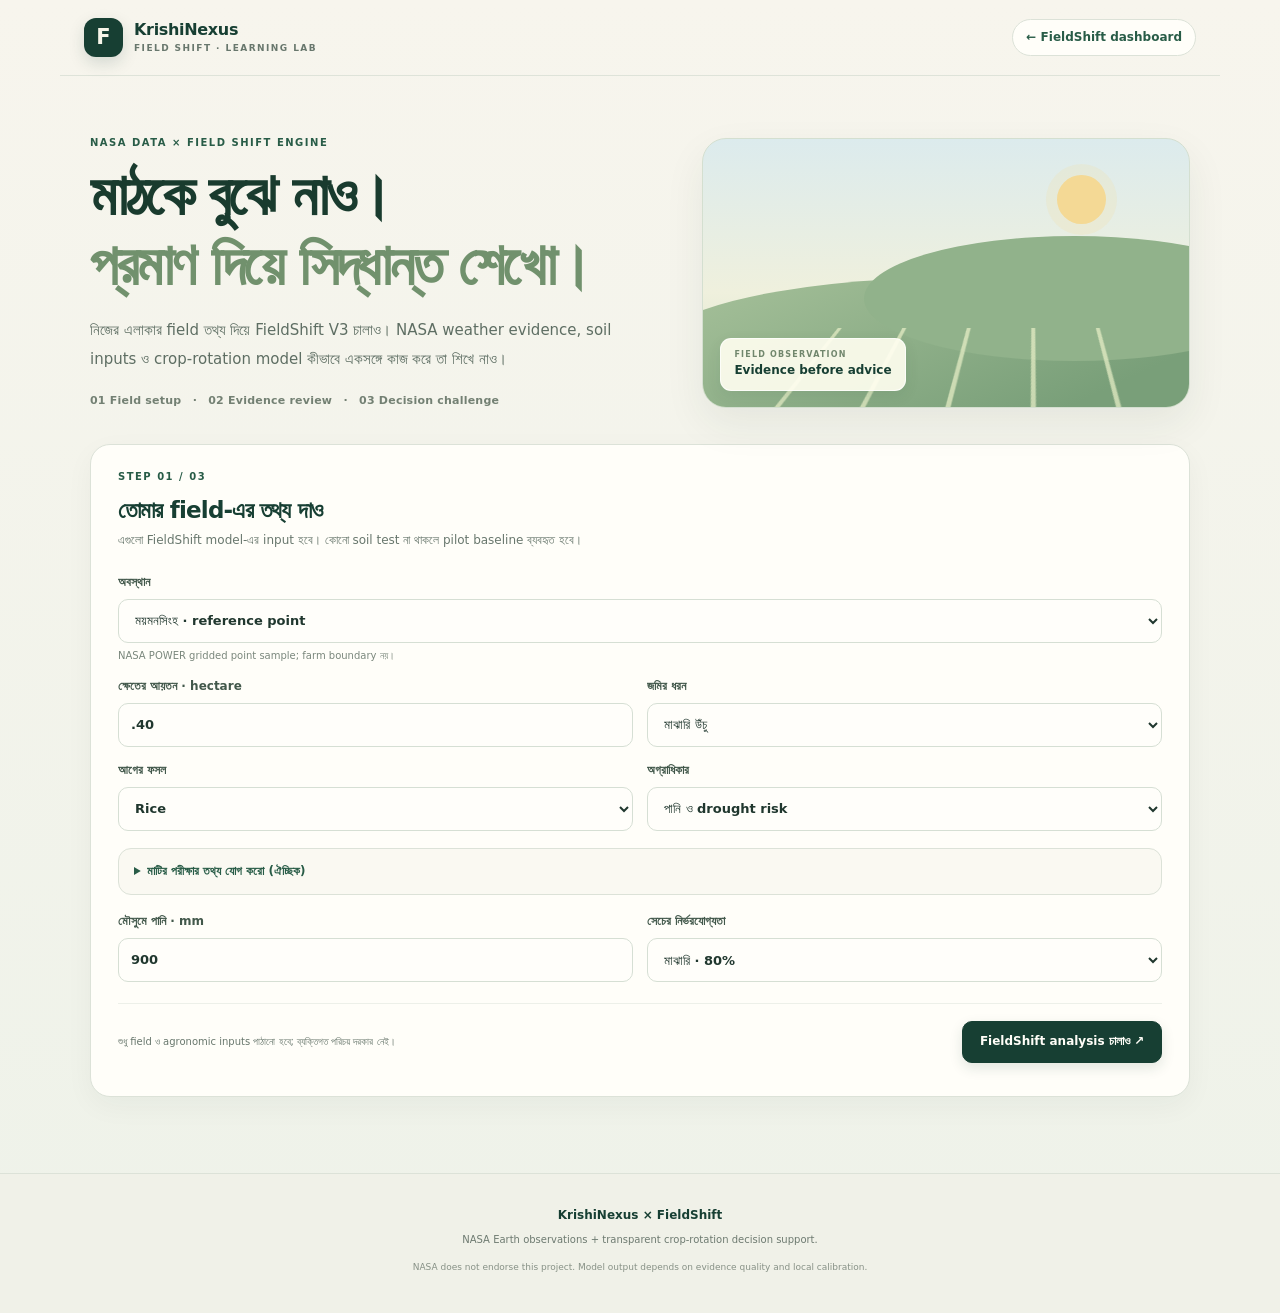
<file: school-game/index.html>
<!doctype html>
<html lang="bn"><head><meta charset="utf-8"><meta name="viewport" content="width=device-width,initial-scale=1,viewport-fit=cover"><meta name="theme-color" content="#174331"><title>KrishiNexus Learning Lab</title><link rel="stylesheet" href="/school-game/style.css"><script src="/school-game/app.js" defer></script></head>
<body><header class="topbar"><a class="brand" href="/"><span class="mark">F</span><span><b>KrishiNexus</b><small>FIELD SHIFT · LEARNING LAB</small></span></a><a class="back" href="/">← FieldShift dashboard</a></header>
<main class="shell"><section class="hero"><div><p class="eyebrow">NASA DATA × FIELD SHIFT ENGINE</p><h1>মাঠকে বুঝে নাও।<br><em>প্রমাণ দিয়ে সিদ্ধান্ত শেখো।</em></h1><p class="intro">নিজের এলাকার field তথ্য দিয়ে FieldShift V3 চালাও। NASA weather evidence, soil inputs ও crop-rotation model কীভাবে একসঙ্গে কাজ করে তা শিখে নাও।</p><p class="tagline">01 Field setup　·　02 Evidence review　·　03 Decision challenge</p></div><div class="landscape"><div class="sun"></div><div class="hills"></div><div class="crop-lines"></div><div class="land-caption"><small>FIELD OBSERVATION</small><b>Evidence before advice</b></div></div></section>
<section class="panel"><div class="heading"><div><p class="eyebrow">STEP 01 / 03</p><h2>তোমার field-এর তথ্য দাও</h2><p>এগুলো FieldShift model-এর input হবে। কোনো soil test না থাকলে pilot baseline ব্যবহৃত হবে।</p></div></div>
<form id="analysis-form"><div class="grid">
<label class="field wide">অবস্থান<select id="region"><option value="mymensingh">ময়মনসিংহ · reference point</option><option value="dhaka">ঢাকা</option><option value="rajshahi">রাজশাহী</option><option value="rangpur">রংপুর</option><option value="khulna">খুলনা</option><option value="barishal">বরিশাল</option><option value="sylhet">সিলেট</option><option value="chattogram">চট্টগ্রাম</option><option value="rangamati">রাঙামাটি</option><option value="custom">নিজের coordinates</option></select><small>NASA POWER gridded point sample; farm boundary নয়।</small></label>
<label class="field custom hidden" id="lat-field">Latitude<input id="lat" type="number" min="-90" max="90" step=".0001" value="24.75"></label><label class="field custom hidden" id="lon-field">Longitude<input id="lon" type="number" min="-180" max="180" step=".0001" value="90.41"></label>
<label class="field">ক্ষেতের আয়তন · hectare<input id="area" type="number" min=".01" max="10000" step=".01" value=".40" required></label>
<label class="field">জমির ধরন<select id="land-type"><option value="medium highland">মাঝারি উঁচু</option><option value="highland">উঁচু জমি</option><option value="lowland">নিচু জমি</option><option value="medium lowland">মাঝারি নিচু</option></select></label>
<label class="field">আগের ফসল<select id="previous-crop"><option>Rice</option><option>Wheat</option><option>Maize</option><option>Lentil</option><option>Jute</option><option>Vegetables</option></select></label>
<label class="field">অগ্রাধিকার<select id="priority"><option value="water">পানি ও drought risk</option><option value="soil">মাটির স্বাস্থ্য</option><option value="income">আয় ও খরচ</option><option value="risk">জলবায়ু ঝুঁকি</option><option value="yield">ফলন</option><option value="labour">শ্রমের প্রয়োজন</option></select></label>
</div><details><summary>মাটির পরীক্ষার তথ্য যোগ করো (ঐচ্ছিক)</summary><div class="grid soil"><label class="field">Soil source<select id="soil-source"><option value="farmer-estimate">Farmer estimate</option><option value="soil-test">Lab soil test</option></select></label><label class="field">pH<input id="soil-ph" type="number" min="0" max="14" step=".1" placeholder="6.5"></label><label class="field">Organic carbon %<input id="soil-soc" type="number" min="0" max="20" step=".01" placeholder="1.2"></label><label class="field">Sand %<input id="soil-sand" type="number" min="0" max="100" placeholder="35"></label><label class="field">Silt %<input id="soil-silt" type="number" min="0" max="100" placeholder="40"></label><label class="field">Clay %<input id="soil-clay" type="number" min="0" max="100" placeholder="25"></label></div><p class="hint">Texture দিলে Sand + Silt + Clay মোটামুটি 100% হতে হবে।</p></details>
<div class="grid"><label class="field">মৌসুমে পানি · mm<input id="water-available" type="number" min="0" max="5000" value="900"></label><label class="field">সেচের নির্ভরযোগ্যতা<select id="irrigation-reliability"><option value=".9">উচ্চ · 90%</option><option value=".8" selected>মাঝারি · 80%</option><option value=".6">কম · 60%</option><option value=".4">খুব কম · 40%</option></select></label></div>
<div class="form-footer"><small>শুধু field ও agronomic inputs পাঠানো হবে; ব্যক্তিগত পরিচয় দরকার নেই।</small><button class="primary" id="run-analysis">FieldShift analysis চালাও ↗</button></div><p id="form-error" class="error" role="alert"></p></form></section>
<section id="loading" class="panel hidden"><div class="spinner"></div><b id="loading-title">FieldShift analysis চলছে</b><p>Evidence request ও crop-rotation calculation হচ্ছে।</p></section>
<section id="results" class="hidden"><div class="heading"><div><p class="eyebrow">STEP 02 / 03 · EVIDENCE FIRST</p><h2>তোমার field-এর analysis</h2><p id="result-summary"></p></div><button class="secondary" id="rerun">আবার চালাও</button></div><div id="quality" class="quality"></div><div class="result-grid"><article class="panel"><p class="eyebrow">SOURCE RECORD</p><h3>কোন evidence পাওয়া গেছে?</h3><span id="source-count" class="count-pill"></span><div id="evidence"></div><p class="fine">NASA POWER gridded daily data; field sensor নয়। Other satellite sources unavailable হলে তা স্পষ্ট থাকবে।</p></article><article class="panel"><p class="eyebrow">MODELLED OUTPUT</p><h3>Crop strategy</h3><div id="strategies"></div><p class="fine">Model estimate; মাঠে মাপা yield বা নিশ্চিত forecast নয়।</p></article></div></section>
<section id="challenge" class="panel hidden"><div class="heading"><div><p class="eyebrow">STEP 03 / 03 · APPLY WHAT YOU LEARNED</p><h2>এবার তোমার সিদ্ধান্ত</h2><p>Analysis থেকে পাওয়া evidence ও model trade-off বুঝে উত্তর দাও।</p></div><b id="score">0 / 3</b></div><div class="progress"><i id="progress-fill"></i></div><div id="question"></div><p id="feedback" role="status"></p><button id="next" class="primary hidden">পরের প্রশ্ন →</button></section>
<section id="finish" class="panel hidden"><p class="eyebrow">LEARNING JOURNEY COMPLETE</p><h2>তুমি evidence-based field decision অনুশীলন করেছ</h2><h3 id="final-score"></h3><p id="finish-note"></p><button class="primary" id="print">শেখার নোট প্রিন্ট</button> <button class="secondary" id="again">আবার শুরু</button></section></main>
<footer><b>KrishiNexus × FieldShift</b><p>NASA Earth observations + transparent crop-rotation decision support.</p><small>NASA does not endorse this project. Model output depends on evidence quality and local calibration.</small></footer></body></html>
</file>
<file: school-game/style.css>
:root{
  color-scheme:light;
  --forest:#173f33;--forest-2:#285c47;--sage:#789775;--sage-pale:#e8eee4;
  --paper:#f4f2e9;--panel:#fffef9;--ink:#20372e;--muted:#68776d;
  --line:#dce2d8;--warning:#8a5a24;--warning-bg:#f7f0e4;
  --danger:#a34336;--success:#2c684b;
  --shadow:0 16px 42px rgba(26,53,41,.07);
  font-family:Inter,"Noto Sans Bengali",system-ui,-apple-system,"Segoe UI",sans-serif;
  color:var(--ink);background:var(--paper)
}
*{box-sizing:border-box}
html{scroll-behavior:smooth}
body{margin:0;min-width:320px;background:linear-gradient(180deg,#f7f5ed 0%,#eef2e9 100%);line-height:1.65}
button,input,select{font:inherit}
a{color:inherit}
.topbar{max-width:1160px;margin:0 auto;padding:16px 24px;min-height:76px;display:flex;align-items:center;justify-content:space-between;gap:18px;border-bottom:1px solid rgba(220,226,216,.9)}
.brand{display:flex;align-items:center;gap:11px;text-decoration:none;color:var(--forest)}
.brand .mark{width:39px;height:39px;border-radius:12px;display:grid;place-items:center;background:var(--forest);color:#f7f5e9;font-weight:900;font-size:21px;box-shadow:0 6px 16px #173f3326}
.brand b{display:block;font-size:16px;line-height:1.25;letter-spacing:-.02em}
.brand small{display:block;margin-top:3px;color:var(--muted);font-size:9px;line-height:1.3;letter-spacing:.16em;font-weight:850}
.back{padding:8px 13px;border:1px solid var(--line);border-radius:999px;background:#fffef9;text-decoration:none;color:var(--forest-2);font-size:12px;font-weight:750;transition:background .18s,border-color .18s}
.back:hover{background:var(--sage-pale);border-color:#bfcebd}
.shell{width:min(1100px,calc(100% - 40px));margin:0 auto;padding:18px 0 58px}
.hero{display:grid;grid-template-columns:minmax(0,1.08fr) minmax(280px,.92fr);align-items:center;gap:40px;padding:42px 0 34px}
.eyebrow{margin:0 0 11px;color:var(--forest-2);font-size:10px;font-weight:900;letter-spacing:.15em;line-height:1.4}
.hero h1{margin:0 0 16px;color:#193b2e;font-size:clamp(34px,4.8vw,58px);font-weight:850;line-height:1.2;letter-spacing:-.055em}
.hero h1 em{color:#71916d;font-style:normal}
.intro{max-width:620px;margin:0 0 19px;color:#5e6e63;font-size:15px;line-height:1.9}
.tagline{margin:0;color:#738073;font-size:11px;font-weight:750;letter-spacing:.02em}
.landscape{height:270px;position:relative;overflow:hidden;border:1px solid #d4dfd0;border-radius:24px;background:linear-gradient(180deg,#dcebed 0%,#eff0dd 57%,#d8e3c8 100%);box-shadow:var(--shadow)}
.sun{position:absolute;top:36px;right:17%;width:49px;height:49px;border-radius:50%;background:#f4d995;box-shadow:0 0 0 11px #f4d99530}
.hills{position:absolute;left:-12%;right:-10%;bottom:-24px;height:57%;border-radius:52% 50% 0 0;background:linear-gradient(155deg,#a9c39c,#799f79 76%)}
.hills:before{content:"";position:absolute;left:37%;right:-8%;top:-42px;height:125px;border-radius:50%;background:#91b28b}
.crop-lines{position:absolute;left:6%;right:4%;bottom:-38%;height:83%;display:flex;justify-content:space-around;gap:10px;transform:perspective(220px) rotateX(35deg)}
.crop-lines:before{content:"";position:absolute;inset:0;background:repeating-linear-gradient(90deg,transparent 0 11%,#e8efc7 11.3% 12.1%,transparent 12.5% 19%);opacity:.72;transform:skewX(-12deg)}
.land-caption{position:absolute;left:17px;bottom:16px;padding:9px 13px;border:1px solid #ffffffb8;border-radius:11px;background:#fffef0e8;box-shadow:0 5px 15px #173f3315}
.land-caption small{display:block;color:#71876d;font-size:8px;font-weight:900;letter-spacing:.15em}
.land-caption b{display:block;color:var(--forest);font-size:12px}
.panel{margin:0 0 18px;padding:25px 27px;border:1px solid var(--line);border-radius:20px;background:var(--panel);box-shadow:0 9px 29px rgba(29,52,43,.045)}
.heading{display:flex;align-items:flex-start;justify-content:space-between;gap:18px;margin-bottom:22px}
.heading h2{margin:0 0 5px;color:var(--forest);font-size:23px;line-height:1.35;letter-spacing:-.035em}
.heading p:not(.eyebrow){margin:0;color:var(--muted);font-size:12px}
.grid{display:grid;grid-template-columns:repeat(2,minmax(0,1fr));gap:14px}
.field{display:block;min-width:0;color:#42584b;font-size:12px;font-weight:800}
.field.wide{grid-column:1/-1}
.field input,.field select{display:block;width:100%;min-height:44px;margin-top:6px;padding:10px 12px;border:1px solid #d6dfd4;border-radius:10px;background:#fffefa;color:var(--ink);font-size:13px;font-weight:550;outline:none;transition:border-color .16s,box-shadow .16s}
.field input:focus,.field select:focus{border-color:#7d9e7d;box-shadow:0 0 0 3px #78977524}
.field small{display:block;margin-top:5px;color:#7a877c;font-size:10px;font-weight:500;line-height:1.5}
details{margin:17px 0;padding:13px 15px;border:1px solid var(--line);border-radius:13px;background:#faf9f2}
details summary{cursor:pointer;color:var(--forest-2);font-size:12px;font-weight:850}
details .grid{margin-top:14px}
.hint{margin:10px 0 0;color:var(--muted);font-size:10px}
.form-footer{display:flex;align-items:center;justify-content:space-between;gap:18px;margin-top:21px;padding-top:17px;border-top:1px solid #edf0e9}
.form-footer small{max-width:440px;color:var(--muted);font-size:10px}
button{cursor:pointer}
.primary,.secondary{min-height:42px;padding:10px 17px;border-radius:10px;font-size:12px;font-weight:850;transition:transform .16s,background .16s,border-color .16s,opacity .16s}
.primary{border:1px solid var(--forest);background:var(--forest);color:#fffef8;box-shadow:0 5px 13px #173f3320}
.primary:hover:not(:disabled){transform:translateY(-1px);background:#245540}
.secondary{border:1px solid #cad7c8;background:#f9faf4;color:var(--forest-2)}
.secondary:hover{background:var(--sage-pale)}
button:disabled{cursor:wait;opacity:.55}
button:focus-visible,a:focus-visible{outline:3px solid #8bae8b;outline-offset:3px}
.error{min-height:0;margin:8px 0 0;color:var(--danger);font-size:12px}
.hidden{display:none!important}
#loading{display:flex;align-items:center;gap:12px;color:var(--forest)}
#loading p{margin:0 0 0 auto;color:var(--muted);font-size:11px}
.spinner{width:22px;height:22px;flex:0 0 22px;border:3px solid #dce7d8;border-top-color:var(--forest-2);border-radius:50%;animation:spin .9s linear infinite}
@keyframes spin{to{transform:rotate(360deg)}}
#results>.heading{margin:26px 0 16px}
#results>.heading h2{font-size:25px}
#quality{display:flex;align-items:center;justify-content:space-between;gap:12px;margin:0 0 16px;padding:13px 16px;border:1px solid #dce6d9;border-radius:12px;background:#f1f6ed;color:var(--forest-2);font-size:12px}
#quality b{font-weight:850}
#quality span{color:#6b7b6d;font-size:11px;text-align:right}
.result-grid{display:grid;grid-template-columns:1fr 1fr;gap:16px}
.result-grid .panel{margin:0;padding:21px}
.result-grid h3{margin:0 0 14px;color:var(--forest);font-size:17px}
.count-pill{display:inline-block;margin:0 0 11px;padding:4px 9px;border-radius:99px;background:#edf2e9;color:#59735a;font-size:10px;font-weight:800}
.source{padding:12px 0;border-top:1px solid #edf0e9}
.source:first-child{border-top:0}
.source>div{display:flex;align-items:center;justify-content:space-between;gap:12px}
.source b{color:#2d4839;font-size:12px}
.source small{display:block;margin-top:3px;color:var(--muted);font-size:10px}
.source p{margin:6px 0 0;color:#68776d;font-size:10px;line-height:1.5}
.status{display:inline-block;flex:0 0 auto;padding:3px 7px;border-radius:999px;background:#eef1eb;color:#68766b;font-size:9px;font-weight:850}
.status.available,.status.partial{background:#e8f1e8;color:var(--success)}
.status.stale,.status.pending,.status.retrying{background:#f7f0e4;color:var(--warning)}
.status.unavailable,.status.not_archived,.status.not_downloaded{background:#f2efea;color:#7a7166}
.strategy{display:grid;grid-template-columns:31px minmax(0,1fr);gap:10px;padding:13px 0;border-top:1px solid #edf0e9}
.strategy:first-child{border-top:0}
.rank{width:27px;height:27px;display:grid;place-items:center;border-radius:8px;background:var(--sage-pale);color:var(--forest-2);font-size:11px;font-weight:900}
.strategy b{display:block;color:#294638;font-size:12px}
.strategy small{display:block;margin-top:3px;color:var(--muted);font-size:10px}
.strategy p{margin:5px 0 7px;color:#647368;font-size:10px}
.strategy-metrics{display:flex;flex-wrap:wrap;gap:7px 13px;color:#607064;font-size:10px;font-weight:700}
.fine{margin:14px 0 0;padding-top:11px;border-top:1px solid #edf0e9;color:#768177;font-size:10px;line-height:1.55}
#challenge{margin-top:18px}
#score{padding:5px 10px;border:1px solid var(--line);border-radius:999px;color:var(--forest);font-size:12px;font-variant-numeric:tabular-nums}
.progress{height:6px;overflow:hidden;margin:4px 0 22px;border-radius:99px;background:#e9eee6}
.progress i{display:block;width:0;height:100%;border-radius:inherit;background:#70946e;transition:width .25s}
.question-count{margin:0 0 7px;color:#788777;font-size:10px;font-weight:900;letter-spacing:.1em}
#question h3{margin:0 0 15px;color:var(--forest);font-size:17px}
.choices{display:grid;grid-template-columns:repeat(3,minmax(0,1fr));gap:10px}
.choice{min-height:56px;padding:11px 13px;border:1px solid var(--line);border-radius:11px;background:#fffef9;color:#344d3e;text-align:left;font-size:11px;font-weight:700}
.choice:hover:not(:disabled){border-color:#9ab397;background:#f5f8f1}
.choice.correct{border-color:#8ab092;background:#edf5eb;color:#24583e}
.choice.wrong{border-color:#d8aaa1;background:#fbefed;color:#8c4035}
#feedback{margin:14px 0 0;color:#667568;font-size:12px}
#next{margin-top:14px}
#finish h2{margin:0 0 8px;color:var(--forest);font-size:23px}
#finish h3{margin:12px 0 6px;color:var(--forest-2);font-size:19px}
#finish-note{margin:0;color:var(--muted);font-size:12px}
#finish button{margin-top:16px}
footer{padding:27px 20px 35px;border-top:1px solid var(--line);background:#f0f1e8;text-align:center}
footer b{color:var(--forest);font-size:12px}
footer p{margin:4px 0;color:#6d7a70;font-size:10px}
footer small{color:#879186;font-size:9px}
@media(max-width:820px){
  .hero{grid-template-columns:1fr;gap:22px;padding:28px 0}
  .landscape{height:220px}
  .result-grid{grid-template-columns:1fr}
}
@media(max-width:560px){
  .topbar{min-height:66px;padding:12px 16px}
  .brand .mark{width:34px;height:34px}
  .brand b{font-size:14px}
  .brand small{font-size:8px}
  .back{padding:7px 9px;font-size:10px}
  .shell{width:calc(100% - 28px);padding-top:8px}
  .hero{padding:27px 0 22px;gap:18px}
  .hero h1{font-size:clamp(31px,9vw,42px)}
  .intro{font-size:13px;line-height:1.75}
  .landscape{height:180px;border-radius:17px}
  .panel{padding:19px 16px;border-radius:16px}
  .heading h2{font-size:20px}
  .grid{grid-template-columns:1fr}
  .field.wide{grid-column:auto}
  .form-footer{align-items:stretch;flex-direction:column}
  .form-footer .primary{width:100%}
  #quality{align-items:flex-start;flex-direction:column}
  #quality span{text-align:left}
  .choices{grid-template-columns:1fr}
  #loading{flex-wrap:wrap}
  #loading p{width:100%;margin:0 0 0 34px}
}
@media(prefers-reduced-motion:reduce){
  *,*::before,*::after{scroll-behavior:auto!important;animation-duration:.01ms!important;animation-iteration-count:1!important;transition-duration:.01ms!important}
}
</file>
